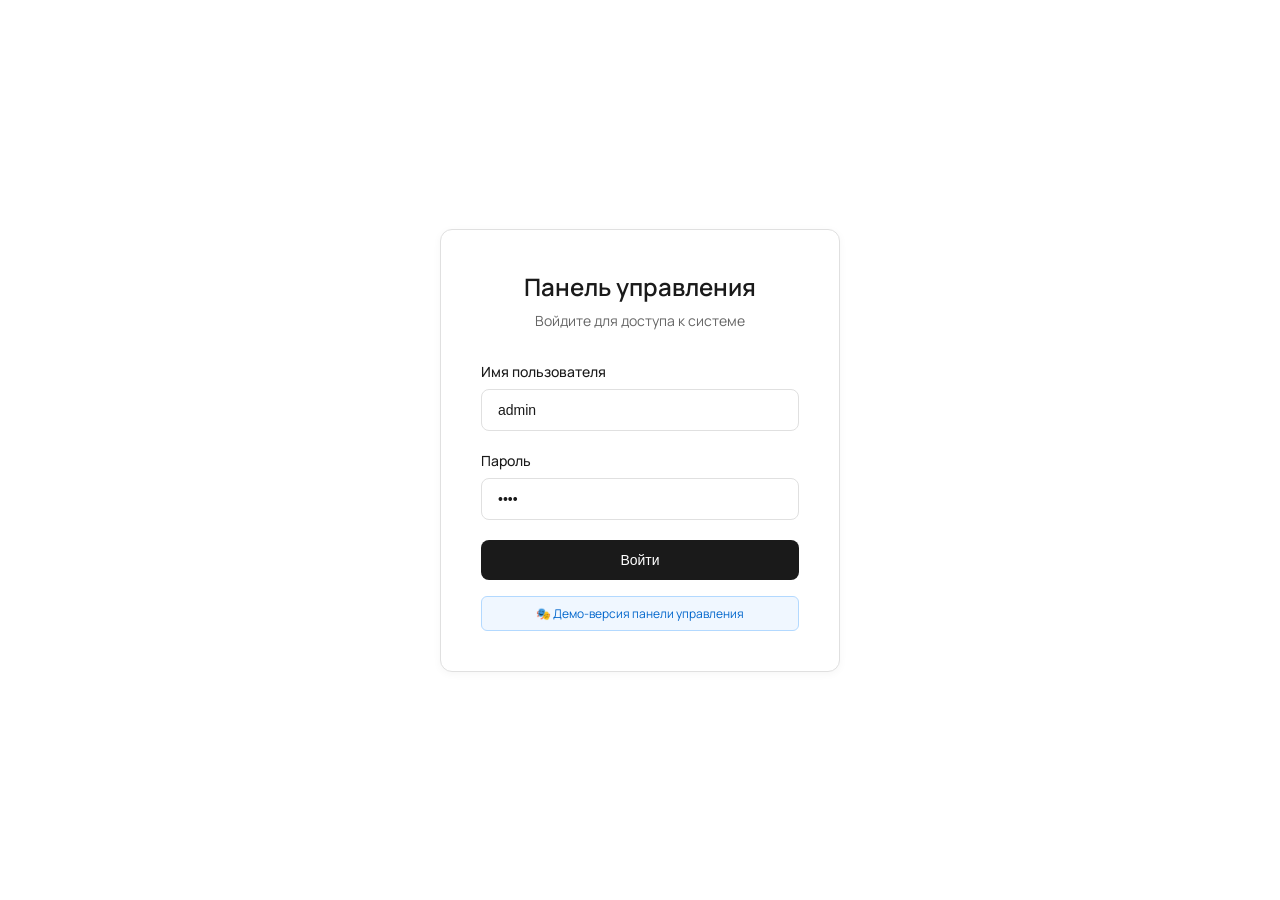
<file: admin_panel_demo/index.html>
﻿<!DOCTYPE html>
<html lang="ru">
<head>
    <meta charset="UTF-8">
    <meta name="viewport" content="width=device-width, initial-scale=1.0">
    <title>Вход - Панель управления</title>
    <!-- Favicon и иконки через API -->
    <link rel="icon" type="image/x-icon" href="https://api.dreampartners.online/icons/dreampanel/favicon.ico">
    <link rel="icon" type="image/png" sizes="16x16" href="https://api.dreampartners.online/icons/dreampanel/favicon-16x16.png">
    <link rel="icon" type="image/png" sizes="32x32" href="https://api.dreampartners.online/icons/dreampanel/favicon-32x32.png">
    <link rel="icon" type="image/png" sizes="48x48" href="https://api.dreampartners.online/icons/dreampanel/favicon-48x48.png">
    <link rel="apple-touch-icon" sizes="180x180" href="https://api.dreampartners.online/icons/dreampanel/apple-touch-icon.png">
    <link rel="icon" type="image/png" sizes="192x192" href="https://api.dreampartners.online/icons/dreampanel/android-chrome-192x192.png">
    <link rel="icon" type="image/png" sizes="512x512" href="https://api.dreampartners.online/icons/dreampanel/android-chrome-512x512.png">
    <link href="/static/fonts/manrope.css" rel="stylesheet">
    <style>
        * {
            margin: 0;
            padding: 0;
            box-sizing: border-box;
        }

        body {
            font-family: 'Manrope', -apple-system, BlinkMacSystemFont, 'Segoe UI', 'Roboto', 'Oxygen', 'Ubuntu', 'Cantarell', sans-serif;
            background: #ffffff;
            color: #1a1a1a;
            display: flex;
            align-items: center;
            justify-content: center;
            min-height: 100vh;
            padding: 20px;
        }

        .login-container {
            width: 100%;
            max-width: 400px;
            background: #ffffff;
            border: 1px solid #e0e0e0;
            border-radius: 12px;
            padding: 40px;
            box-shadow: 0 2px 8px rgba(0, 0, 0, 0.04);
        }

        .login-header {
            text-align: center;
            margin-bottom: 32px;
        }

        .login-header h1 {
            font-size: 24px;
            font-weight: 600;
            color: #1a1a1a;
            margin-bottom: 8px;
        }

        .login-header p {
            font-size: 14px;
            color: #666;
        }

        .form-group {
            margin-bottom: 20px;
        }

        .form-group label {
            display: block;
            font-size: 14px;
            font-weight: 500;
            color: #1a1a1a;
            margin-bottom: 8px;
        }

        .form-group input {
            width: 100%;
            padding: 12px 16px;
            font-size: 14px;
            border: 1px solid #e0e0e0;
            border-radius: 8px;
            background: #ffffff;
            color: #1a1a1a;
            transition: border-color 0.2s;
        }

        .form-group input:focus {
            outline: none;
            border-color: #1a1a1a;
        }

        .btn {
            width: 100%;
            padding: 12px 24px;
            font-size: 14px;
            font-weight: 500;
            color: #ffffff;
            background: #1a1a1a;
            border: none;
            border-radius: 8px;
            cursor: pointer;
            transition: background 0.2s;
        }

        .btn:hover {
            background: #333;
        }

        .btn:active {
            background: #000;
        }

        .error-message {
            margin-top: 16px;
            padding: 12px;
            background: #fee;
            border: 1px solid #fcc;
            border-radius: 8px;
            color: #c00;
            font-size: 14px;
            display: none;
        }

        .error-message.show {
            display: block;
        }

        .demo-badge {
            margin-top: 16px;
            padding: 8px 12px;
            background: #f0f7ff;
            border: 1px solid #b3d9ff;
            border-radius: 6px;
            color: #0066cc;
            font-size: 12px;
            text-align: center;
        }

        @media (max-width: 480px) {
            .login-container {
                padding: 32px 24px;
            }
        }
    </style>
</head>
<body>
    <div class="login-container">
        <div class="login-header">
            <h1>Панель управления</h1>
            <p>Войдите для доступа к системе</p>
        </div>

        <form id="loginForm">
            <div class="form-group">
                <label for="username">Имя пользователя</label>
                <input type="text" id="username" name="username" required autocomplete="username" value="admin">
            </div>

            <div class="form-group">
                <label for="password">Пароль</label>
                <input type="password" id="password" name="password" required autocomplete="current-password" value="demo">
            </div>

            <button type="submit" class="btn">Войти</button>

            <div class="error-message" id="errorMessage"></div>

            <div class="demo-badge">
                🎭 Демо-версия панели управления
            </div>
        </form>
    </div>

    <script>
        document.getElementById('loginForm').addEventListener('submit', (e) => {
            e.preventDefault();

            const username = document.getElementById('username').value;
            const password = document.getElementById('password').value;
            const errorDiv = document.getElementById('errorMessage');
            errorDiv.classList.remove('show');

            // Простая проверка для демо (любой пароль подходит)
            if (username === 'admin') {
                // Сохраняем в sessionStorage для демо
                sessionStorage.setItem('authenticated', 'true');
                window.location.href = '/demo/dashboard.html';
            } else {
                errorDiv.textContent = 'Неверное имя пользователя';
                errorDiv.classList.add('show');
            }
        });
    </script>
</body>
</html>
</file>
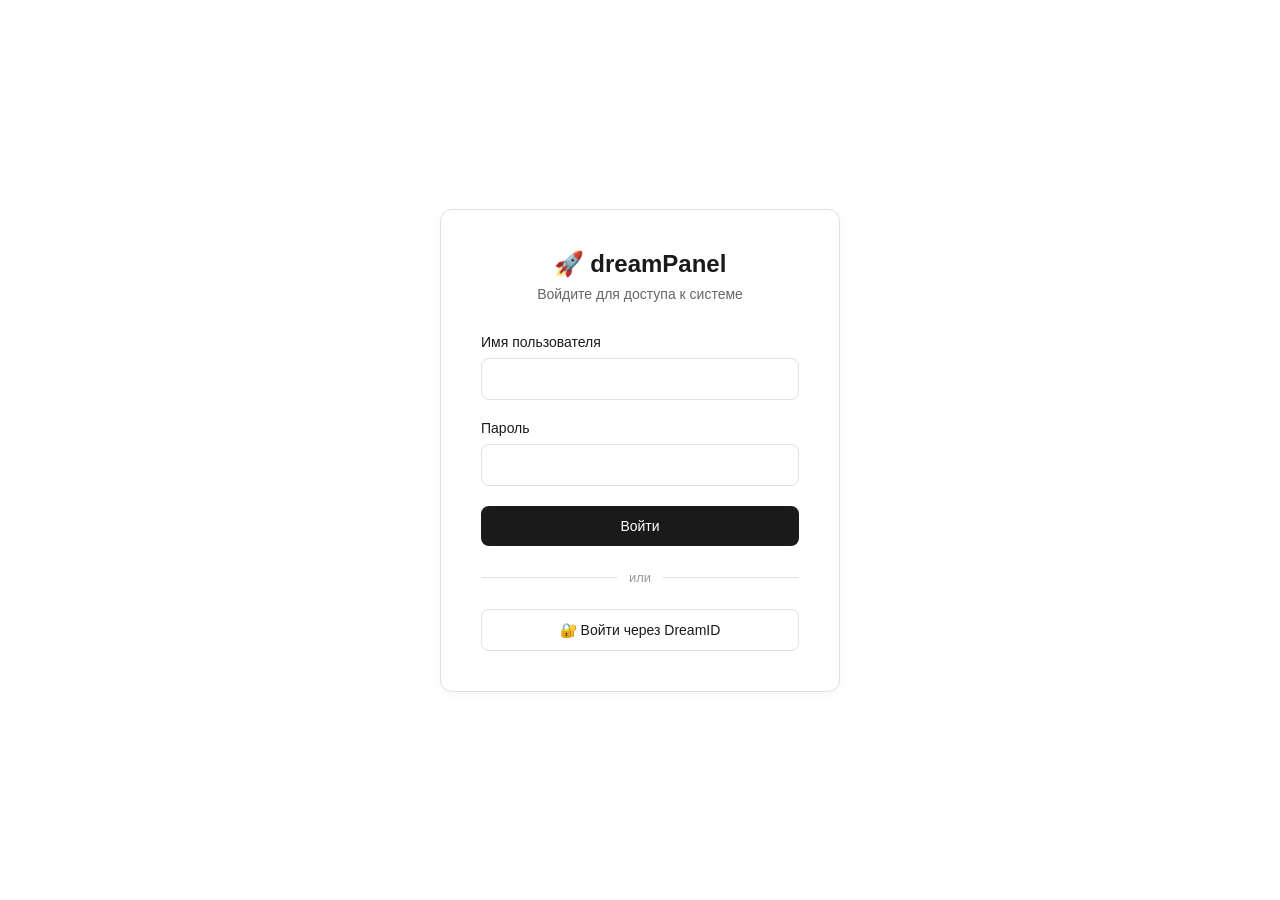
<file: templates/login.html>
<!DOCTYPE html>
<html lang="ru">
<head>
    <meta charset="UTF-8">
    <meta name="viewport" content="width=device-width, initial-scale=1.0">
    <title>Вход - dreamPanel</title>
    <!-- Favicon и иконки через API -->
    <link rel="icon" type="image/x-icon" href="https://api.dreampartners.online/icons/dreampanel/favicon.ico">
    <link rel="icon" type="image/png" sizes="16x16" href="https://api.dreampartners.online/icons/dreampanel/favicon-16x16.png">
    <link rel="icon" type="image/png" sizes="32x32" href="https://api.dreampartners.online/icons/dreampanel/favicon-32x32.png">
    <link rel="icon" type="image/png" sizes="48x48" href="https://api.dreampartners.online/icons/dreampanel/favicon-48x48.png">
    <link rel="apple-touch-icon" sizes="180x180" href="https://api.dreampartners.online/icons/dreampanel/apple-touch-icon.png">
    <link rel="icon" type="image/png" sizes="192x192" href="https://api.dreampartners.online/icons/dreampanel/android-chrome-192x192.png">
    <link rel="icon" type="image/png" sizes="512x512" href="https://api.dreampartners.online/icons/dreampanel/android-chrome-512x512.png">
    <style>
        * {
            margin: 0;
            padding: 0;
            box-sizing: border-box;
        }

        body {
            font-family: -apple-system, BlinkMacSystemFont, 'Segoe UI', 'Roboto', 'Oxygen', 'Ubuntu', 'Cantarell', sans-serif;
            background: #ffffff;
            color: #1a1a1a;
            display: flex;
            align-items: center;
            justify-content: center;
            min-height: 100vh;
            padding: 20px;
        }

        .login-container {
            width: 100%;
            max-width: 400px;
            background: #ffffff;
            border: 1px solid #e0e0e0;
            border-radius: 12px;
            padding: 40px;
            box-shadow: 0 2px 8px rgba(0, 0, 0, 0.04);
        }

        .login-header {
            text-align: center;
            margin-bottom: 32px;
        }

        .login-header h1 {
            font-size: 24px;
            font-weight: 600;
            color: #1a1a1a;
            margin-bottom: 8px;
        }

        .login-header p {
            font-size: 14px;
            color: #666;
        }

        .form-group {
            margin-bottom: 20px;
        }

        .form-group label {
            display: block;
            font-size: 14px;
            font-weight: 500;
            color: #1a1a1a;
            margin-bottom: 8px;
        }

        .form-group input {
            width: 100%;
            padding: 12px 16px;
            font-size: 14px;
            border: 1px solid #e0e0e0;
            border-radius: 8px;
            background: #ffffff;
            color: #1a1a1a;
            transition: border-color 0.2s;
        }

        .form-group input:focus {
            outline: none;
            border-color: #1a1a1a;
        }

        .btn {
            width: 100%;
            padding: 12px 24px;
            font-size: 14px;
            font-weight: 500;
            color: #ffffff;
            background: #1a1a1a;
            border: none;
            border-radius: 8px;
            cursor: pointer;
            transition: background 0.2s;
        }

        .btn:hover {
            background: #333;
        }

        .btn:active {
            background: #000;
        }

        .btn-dreamid {
            width: 100%;
            padding: 12px 24px;
            font-size: 14px;
            font-weight: 500;
            color: #1a1a1a;
            background: #ffffff;
            border: 1px solid #e0e0e0;
            border-radius: 8px;
            cursor: pointer;
            transition: all 0.2s;
            margin-top: 12px;
        }

        .btn-dreamid:hover {
            background: #f5f5f5;
            border-color: #1a1a1a;
        }

        .divider {
            display: flex;
            align-items: center;
            text-align: center;
            margin: 24px 0;
            color: #999;
            font-size: 13px;
        }

        .divider::before,
        .divider::after {
            content: '';
            flex: 1;
            border-bottom: 1px solid #e0e0e0;
        }

        .divider span {
            padding: 0 12px;
        }

        .error-message {
            margin-top: 16px;
            padding: 12px;
            background: #fee;
            border: 1px solid #fcc;
            border-radius: 8px;
            color: #c00;
            font-size: 14px;
            display: none;
        }

        .error-message.show {
            display: block;
        }

        @media (max-width: 480px) {
            .login-container {
                padding: 32px 24px;
            }
        }
    </style>
</head>
<body>
    <div class="login-container">
        <div class="login-header">
            <h1>🚀 dreamPanel</h1>
            <p>Войдите для доступа к системе</p>
        </div>
        
        <form id="loginForm">
            <div class="form-group">
                <label for="username">Имя пользователя</label>
                <input type="text" id="username" name="username" required autocomplete="username">
            </div>
            
            <div class="form-group">
                <label for="password">Пароль</label>
                <input type="password" id="password" name="password" required autocomplete="current-password">
            </div>
            
            <button type="submit" class="btn">Войти</button>
            
            <div class="error-message" id="errorMessage"></div>
        </form>

        <div class="divider">
            <span>или</span>
        </div>

        <a href="/login/dreamid" class="btn-dreamid" style="display: block; text-align: center; text-decoration: none;">
            🔐 Войти через DreamID
        </a>
    </div>

    <script src="https://telegram.org/js/telegram-web-app.js"></script>
    <script>
        // Проверяем авторизацию через Telegram WebApp
        if (window.Telegram && window.Telegram.WebApp) {
            const tg = window.Telegram.WebApp;
            tg.ready();
            tg.expand();
            
            const initData = tg.initData;
            if (initData) {
                // Отправляем initData на сервер для проверки
                fetch('/login?tgWebAppData=' + encodeURIComponent(initData))
                    .then(response => {
                        if (response.redirected) {
                            window.location.href = response.url;
                        }
                    })
                    .catch(err => console.error('Ошибка авторизации:', err));
            }
        }

        document.getElementById('loginForm').addEventListener('submit', async (e) => {
            e.preventDefault();
            
            const formData = new FormData(e.target);
            const errorDiv = document.getElementById('errorMessage');
            errorDiv.classList.remove('show');
            
            try {
                const response = await fetch('/login', {
                    method: 'POST',
                    body: formData
                });
                
                const data = await response.json();
                
                if (data.success) {
                    window.location.href = data.redirect || '/dashboard';
                } else {
                    errorDiv.textContent = data.error || 'Ошибка входа';
                    errorDiv.classList.add('show');
                }
            } catch (error) {
                errorDiv.textContent = 'Ошибка соединения';
                errorDiv.classList.add('show');
            }
        });
    </script>
</body>
</html>
</file>
<file: static/fonts/manrope.css>
﻿/* Manrope font - self-hosted (Latin + Cyrillic) */

@font-face {
    font-family: 'Manrope';
    font-style: normal;
    font-weight: 400;
    font-display: swap;
    src: url('manrope/manrope-cyrillic-400.woff2') format('woff2');
    unicode-range: U+0400-045F, U+0460-052F, U+1C80-1C88, U+20B4, U+2DE0-2DFF, U+A640-A69F, U+FE2E-FE2F;
}

@font-face {
    font-family: 'Manrope';
    font-style: normal;
    font-weight: 500;
    font-display: swap;
    src: url('manrope/manrope-cyrillic-500.woff2') format('woff2');
    unicode-range: U+0400-045F, U+0460-052F, U+1C80-1C88, U+20B4, U+2DE0-2DFF, U+A640-A69F, U+FE2E-FE2F;
}

@font-face {
    font-family: 'Manrope';
    font-style: normal;
    font-weight: 600;
    font-display: swap;
    src: url('manrope/manrope-cyrillic-600.woff2') format('woff2');
    unicode-range: U+0400-045F, U+0460-052F, U+1C80-1C88, U+20B4, U+2DE0-2DFF, U+A640-A69F, U+FE2E-FE2F;
}

@font-face {
    font-family: 'Manrope';
    font-style: normal;
    font-weight: 700;
    font-display: swap;
    src: url('manrope/manrope-cyrillic-700.woff2') format('woff2');
    unicode-range: U+0400-045F, U+0460-052F, U+1C80-1C88, U+20B4, U+2DE0-2DFF, U+A640-A69F, U+FE2E-FE2F;
}

@font-face {
    font-family: 'Manrope';
    font-style: normal;
    font-weight: 800;
    font-display: swap;
    src: url('manrope/manrope-cyrillic-800.woff2') format('woff2');
    unicode-range: U+0400-045F, U+0460-052F, U+1C80-1C88, U+20B4, U+2DE0-2DFF, U+A640-A69F, U+FE2E-FE2F;
}

@font-face {
    font-family: 'Manrope';
    font-style: normal;
    font-weight: 400;
    font-display: swap;
    src: url('manrope/manrope-400.woff2') format('woff2');
    unicode-range: U+0000-00FF, U+0131, U+0152-0153, U+02BB-02BC, U+02C6, U+02DA, U+02DC, U+0304, U+0308, U+0329, U+2000-206F, U+2074, U+20AC, U+2122, U+2191, U+2193, U+2212, U+2215, U+FEFF, U+FFFD;
}

@font-face {
    font-family: 'Manrope';
    font-style: normal;
    font-weight: 500;
    font-display: swap;
    src: url('manrope/manrope-500.woff2') format('woff2');
    unicode-range: U+0000-00FF, U+0131, U+0152-0153, U+02BB-02BC, U+02C6, U+02DA, U+02DC, U+0304, U+0308, U+0329, U+2000-206F, U+2074, U+20AC, U+2122, U+2191, U+2193, U+2212, U+2215, U+FEFF, U+FFFD;
}

@font-face {
    font-family: 'Manrope';
    font-style: normal;
    font-weight: 600;
    font-display: swap;
    src: url('manrope/manrope-600.woff2') format('woff2');
    unicode-range: U+0000-00FF, U+0131, U+0152-0153, U+02BB-02BC, U+02C6, U+02DA, U+02DC, U+0304, U+0308, U+0329, U+2000-206F, U+2074, U+20AC, U+2122, U+2191, U+2193, U+2212, U+2215, U+FEFF, U+FFFD;
}

@font-face {
    font-family: 'Manrope';
    font-style: normal;
    font-weight: 700;
    font-display: swap;
    src: url('manrope/manrope-700.woff2') format('woff2');
    unicode-range: U+0000-00FF, U+0131, U+0152-0153, U+02BB-02BC, U+02C6, U+02DA, U+02DC, U+0304, U+0308, U+0329, U+2000-206F, U+2074, U+20AC, U+2122, U+2191, U+2193, U+2212, U+2215, U+FEFF, U+FFFD;
}

@font-face {
    font-family: 'Manrope';
    font-style: normal;
    font-weight: 800;
    font-display: swap;
    src: url('manrope/manrope-800.woff2') format('woff2');
    unicode-range: U+0000-00FF, U+0131, U+0152-0153, U+02BB-02BC, U+02C6, U+02DA, U+02DC, U+0304, U+0308, U+0329, U+2000-206F, U+2074, U+20AC, U+2122, U+2191, U+2193, U+2212, U+2215, U+FEFF, U+FFFD;
}
</file>
